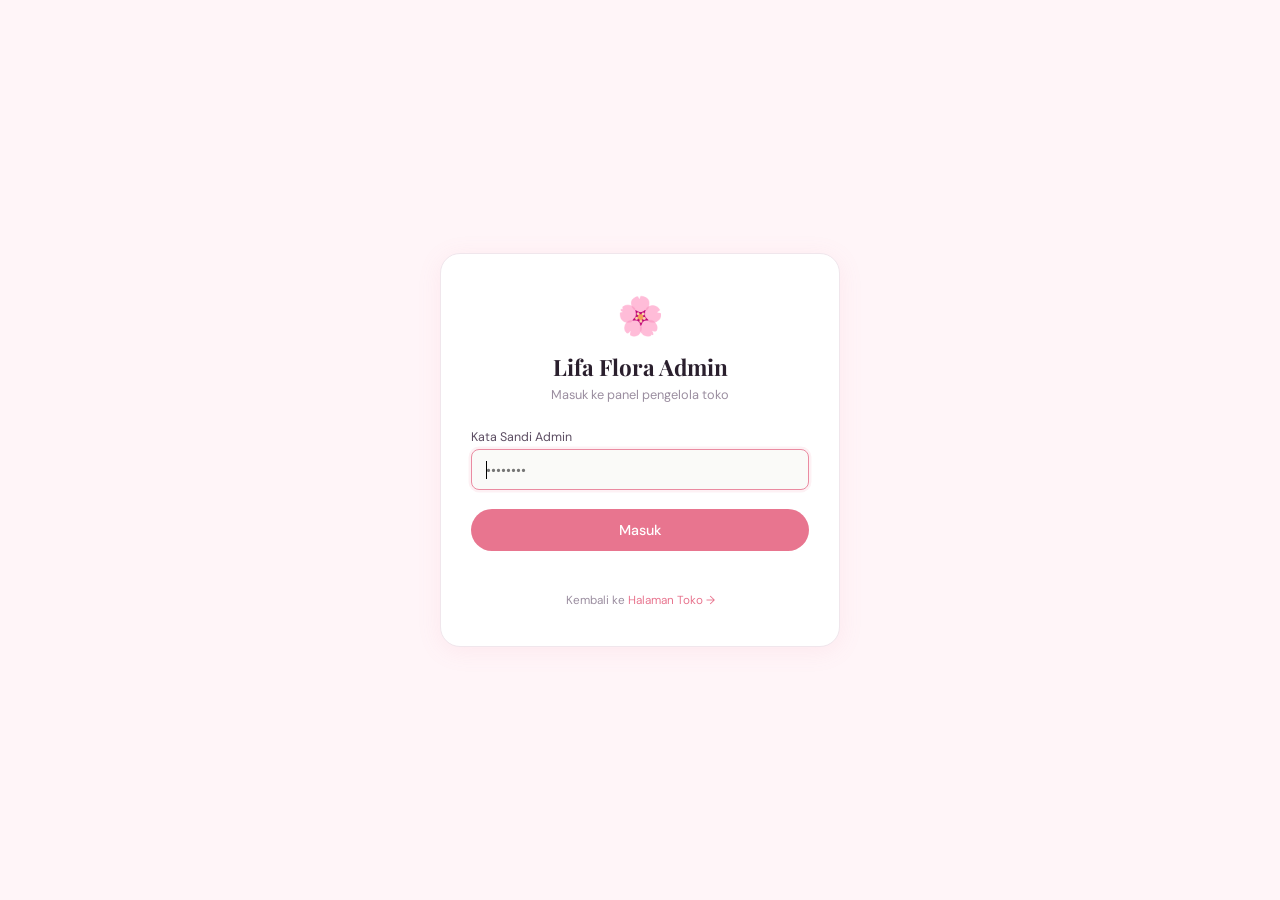
<file: admin.html>
<!DOCTYPE html>
<html lang="id">
<head>
  <meta charset="UTF-8" />
  <meta http-equiv="refresh" content="0; url=admin_login.html" />
  <title>Admin — Lifa Flora</title>
</head>
<body>
  <p>Mengalihkan ke <a href="admin_login.html">halaman admin baru...</a></p>
</body>
</html>
</file>
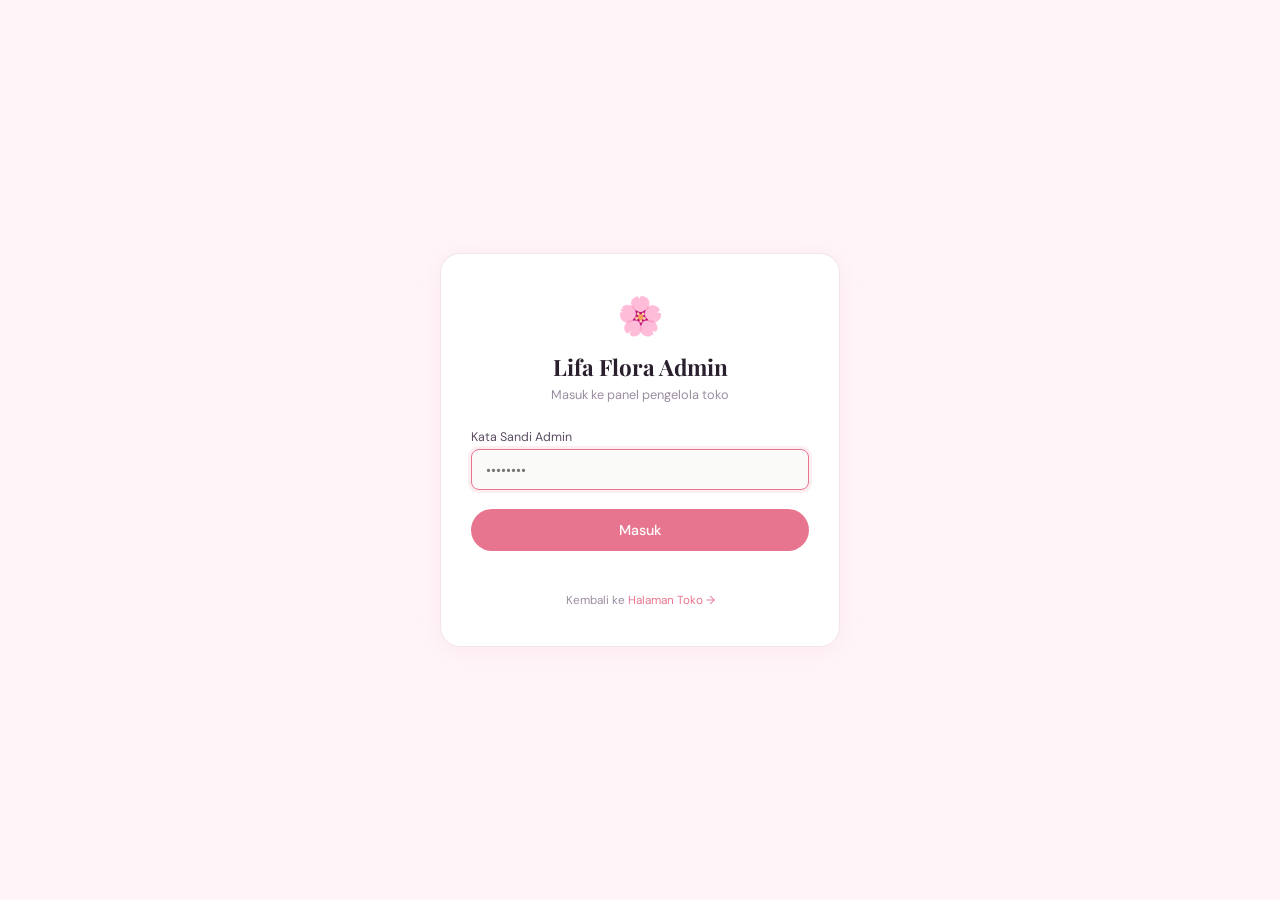
<file: admin_dashboard.html>
<!DOCTYPE html>
<html lang="id">
<head>
  <meta charset="UTF-8" />
  <meta name="viewport" content="width=device-width, initial-scale=1.0" />
  <title>Dashboard — Lifa Flora Admin</title>
  <link href="https://fonts.googleapis.com/css2?family=Playfair+Display:wght@600;700&family=DM+Sans:wght@300;400;500&display=swap" rel="stylesheet" />
  <link rel="stylesheet" href="admin_style.css" />
</head>
<body>

<div class="ad-shell">

  <!-- SIDEBAR -->
  <aside class="ad-sidebar">
    <div class="ad-brand">
      <div class="ad-brand-icon">🌸</div>
      <div class="ad-brand-name">Lifa <em>Flora</em></div>
      <div class="ad-brand-sub">Panel Admin</div>
    </div>
    <nav class="ad-nav">
      <a href="admin_dashboard.html" class="ad-nav-link active"><span class="ad-nav-icon">📊</span> Dashboard</a>
      <a href="admin_produk.html"    class="ad-nav-link"><span class="ad-nav-icon">🌹</span> Produk</a>
      <a href="admin_pesanan.html"   class="ad-nav-link"><span class="ad-nav-icon">📦</span> Pesanan</a>
    </nav>
    <div class="ad-sidebar-footer">
      <button class="ad-logout-btn" onclick="doLogout()">🚪 Keluar</button>
    </div>
  </aside>

  <!-- MAIN -->
  <main class="ad-main">
    <div class="ad-topbar">
      <div>
        <div class="ad-page-title">Dashboard</div>
        <div class="ad-page-sub">Selamat datang kembali, Admin 👋</div>
      </div>
    </div>
    <!-- Stat cards -->
    <div class="ad-stat-grid">
      <div class="ad-stat-card">
        <div class="ad-stat-icon">🌹</div>
        <div class="ad-stat-val" id="statProduk">—</div>
        <div class="ad-stat-label">Total Produk</div>
      </div>
      <div class="ad-stat-card">
        <div class="ad-stat-icon">📦</div>
        <div class="ad-stat-val" id="statPesanan">—</div>
        <div class="ad-stat-label">Total Pesanan</div>
      </div>
      <div class="ad-stat-card">
        <div class="ad-stat-icon">💰</div>
        <div class="ad-stat-val" id="statRevenue">—</div>
        <div class="ad-stat-label">Total Pendapatan</div>
      </div>
      <div class="ad-stat-card">
        <div class="ad-stat-icon">⚠️</div>
        <div class="ad-stat-val" id="statStok">—</div>
        <div class="ad-stat-label">Stok Hampir Habis</div>
      </div>
    </div>

    <!-- Grid bawah -->
    <div class="ad-dash-grid">

      <!-- Pesanan terbaru -->
      <div class="ad-card">
        <div class="ad-card-header">
          <span class="ad-card-title">📦 Pesanan Terbaru</span>
          <a href="admin_pesanan.html" class="ad-link">Lihat semua →</a>
        </div>
        <div class="ad-table-wrap">
          <table class="ad-table">
            <thead>
              <tr>
                <th>No.</th>
                <th>Pembeli</th>
                <th>Total</th>
                <th>Status</th>
                <th>Tanggal</th>
              </tr>
            </thead>
            <tbody id="dashRecentOrders">
              <tr><td colspan="5" class="ad-empty">Memuat...</td></tr>
            </tbody>
          </table>
        </div>
      </div>

      <!-- Stok rendah -->
      <div class="ad-card">
        <div class="ad-card-header">
          <span class="ad-card-title">⚠️ Stok Hampir Habis</span>
          <a href="admin_produk.html" class="ad-link">Kelola →</a>
        </div>
        <div class="ad-table-wrap">
          <table class="ad-table">
            <thead>
              <tr>
                <th>Produk</th>
                <th>Stok</th>
                <th>Aksi</th>
              </tr>
            </thead>
            <tbody id="dashStokRendah">
              <tr><td colspan="3" class="ad-empty">Memuat...</td></tr>
            </tbody>
          </table>
        </div>
      </div>

    </div>
  </main>
</div>

<div class="toast" id="toast"></div>
<script src="admin_script.js"></script>
<script>initDashboard();</script>
</body>
</html>
</file>
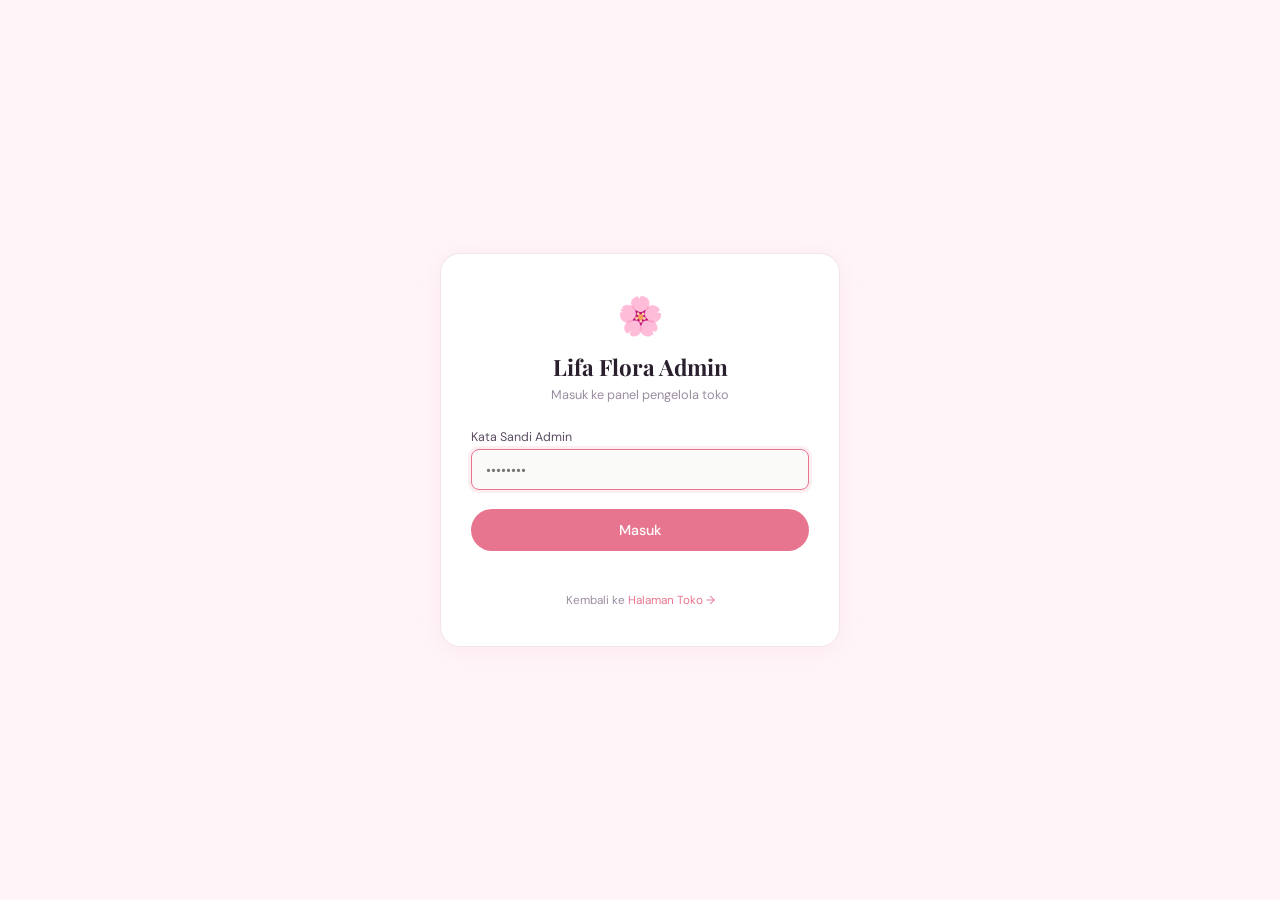
<file: admin_edit_produk.html>
<!DOCTYPE html>
<html lang="id">
<head>
  <meta charset="UTF-8" />
  <meta name="viewport" content="width=device-width, initial-scale=1.0" />
  <title>Edit Produk — Lifa Flora Admin</title>
  <link href="https://fonts.googleapis.com/css2?family=Playfair+Display:wght@600;700&family=DM+Sans:wght@300;400;500&display=swap" rel="stylesheet" />
  <link rel="stylesheet" href="admin_style.css" />
  <style>
    .foto-upload-area {
      border: 2px dashed var(--ad-border);
      border-radius: var(--ad-radius);
      padding: 1.25rem;
      text-align: center;
      cursor: pointer;
      transition: all 0.2s;
      background: var(--ad-offwhite);
      position: relative;
    }
    .foto-upload-area:hover { border-color: var(--ad-pink); background: var(--ad-pink-lt); }
    .foto-upload-area input[type="file"] {
      position: absolute; inset: 0; opacity: 0; cursor: pointer; width: 100%; height: 100%;
    }
    .foto-upload-icon { font-size: 2rem; margin-bottom: 0.35rem; }
    .foto-upload-text { font-size: 0.82rem; color: var(--ad-muted); }
    .foto-preview-wrap {
      display: none; position: relative;
      border-radius: var(--ad-radius); overflow: hidden;
      border: 2px solid var(--ad-pink);
    }
    .foto-preview-wrap img {
      width: 100%; height: 160px; object-fit: cover; display: block;
    }
    .foto-preview-remove {
      position: absolute; top: 6px; right: 6px;
      background: rgba(0,0,0,0.6); color: white;
      border: none; border-radius: 50%;
      width: 24px; height: 24px; cursor: pointer;
      font-size: 0.75rem; display: flex; align-items: center; justify-content: center;
    }
    .foto-current {
      border: 1px solid var(--ad-border);
      border-radius: var(--ad-radius);
      overflow: hidden;
      margin-bottom: 0.5rem;
    }
    .foto-current img { width: 100%; height: 140px; object-fit: cover; display: block; }
    .foto-current-label {
      font-size: 0.72rem; color: var(--ad-muted);
      padding: 0.3rem 0.5rem; background: var(--ad-offwhite);
      text-align: center;
    }
  </style>
</head>
<body>

<div class="ad-shell">

  <!-- SIDEBAR -->
  <aside class="ad-sidebar">
    <div class="ad-brand">
      <div class="ad-brand-icon">🌸</div>
      <div class="ad-brand-name">Lifa <em>Flora</em></div>
      <div class="ad-brand-sub">Panel Admin</div>
    </div>
    <nav class="ad-nav">
      <a href="admin_dashboard.html" class="ad-nav-link"><span class="ad-nav-icon">📊</span> Dashboard</a>
      <a href="admin_produk.html"    class="ad-nav-link active"><span class="ad-nav-icon">🌹</span> Produk</a>
      <a href="admin_pesanan.html"   class="ad-nav-link"><span class="ad-nav-icon">📦</span> Pesanan</a>
    </nav>
    <div class="ad-sidebar-footer">
      <button class="ad-logout-btn" onclick="doLogout()">🚪 Keluar</button>
    </div>
  </aside>

  <!-- MAIN -->
  <main class="ad-main">
    <div class="ad-topbar">
      <div>
        <div class="ad-page-title">Edit Produk</div>
        <div class="ad-page-sub">Ubah detail produk yang sudah ada</div>
      </div>
    </div>

    <div class="ad-form-card">
      <form id="formEditProduk">
        <div class="ad-form-grid">

          <div class="ad-field full">
            <label for="epNama">Nama Produk *</label>
            <input type="text" id="epNama" placeholder="Nama produk" required />
          </div>

          <div class="ad-field">
            <label for="epHarga">Harga (Rp) *</label>
            <input type="number" id="epHarga" placeholder="185000" min="0" required />
          </div>

          <div class="ad-field">
            <label for="epStok">Stok *</label>
            <input type="number" id="epStok" placeholder="10" min="0" required />
          </div>

          <div class="ad-field">
            <label for="epKategori">Kategori *</label>
            <select id="epKategori" required>
              <option value="anniversary">Anniversary</option>
              <option value="ulang tahun">Ulang Tahun</option>
              <option value="wisuda">Wisuda</option>
              <option value="custom">Custom</option>
            </select>
          </div>

          <div class="ad-field">
            <label for="epEmoji">Emoji Produk</label>
            <input type="text" id="epEmoji" placeholder="💐" maxlength="4" />
          </div>

          <div class="ad-field full">
            <label>Foto Produk</label>
            <div class="foto-current" id="epFotoCurrent" style="display:none;">
              <img id="epFotoCurrentImg" src="" alt="Foto saat ini" />
              <div class="foto-current-label">📸 Foto saat ini — klik di bawah untuk ganti</div>
            </div>
            <div class="foto-upload-area" id="epFotoArea" onclick="document.getElementById('epFoto').click()">
              <input type="file" id="epFoto" accept="image/*" onchange="previewFoto('epFoto','epFotoPreview','epFotoArea')" />
              <div class="foto-upload-icon">📸</div>
              <div class="foto-upload-text">Klik untuk ganti foto produk<br/><small>JPG, PNG, WEBP — Maks. 2MB</small></div>
            </div>
            <div class="foto-preview-wrap" id="epFotoPreview">
              <img id="epFotoImg" src="" alt="Preview baru" />
              <button type="button" class="foto-preview-remove" onclick="removeFoto('epFoto','epFotoPreview','epFotoArea')">✕</button>
            </div>
          </div>

          <div class="ad-field full">
            <label for="epDesc">Deskripsi Produk</label>
            <textarea id="epDesc" placeholder="Deskripsi singkat produk..."></textarea>
          </div>

          <label class="ad-checkbox-row">
            <input type="checkbox" id="epHot" />
            🔥 Tandai sebagai produk <strong>Hot / Terlaris</strong>
          </label>

          <div class="ad-form-actions">
            <button type="submit" class="ad-submit-btn">💾 Simpan Perubahan</button>
            <a href="admin_produk.html" class="ad-cancel-btn">Batal</a>
          </div>

        </div>
      </form>
    </div>
  </main>
</div>

<div class="toast" id="toast"></div>
<script src="admin_script.js"></script>
<script>initEditProduk();</script>
</body>
</html>
</file>
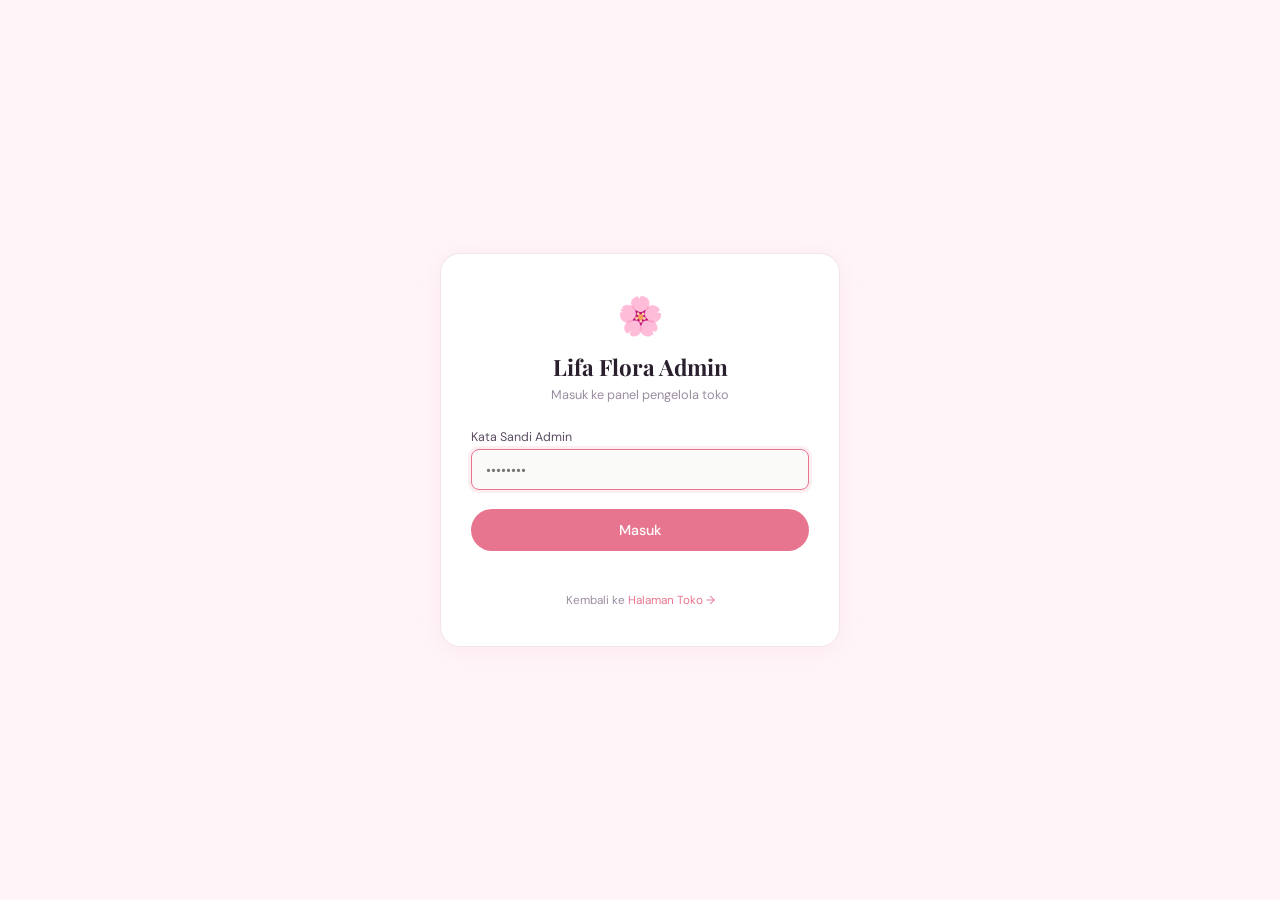
<file: admin_login.html>
<!DOCTYPE html>
<html lang="id">
<head>
  <meta charset="UTF-8" />
  <meta name="viewport" content="width=device-width, initial-scale=1.0" />
  <title>Login Admin — Lifa Flora</title>
  <link href="https://fonts.googleapis.com/css2?family=Playfair+Display:wght@600;700&family=DM+Sans:wght@300;400;500&display=swap" rel="stylesheet" />
  <link rel="stylesheet" href="admin_style.css" />
</head>
<body>

  <main class="ad-auth-page">
    <div class="ad-auth-card">
      <span class="ad-auth-icon">🌸</span>
      <h1 class="ad-auth-title">Lifa Flora Admin</h1>
      <p class="ad-auth-sub">Masuk ke panel pengelola toko</p>

      <form onsubmit="doLogin(event)">
        <div class="ad-auth-field">
          <label for="adminPwd">Kata Sandi Admin</label>
          <input type="password" id="adminPwd" placeholder="••••••••" required autofocus />
        </div>
        <button type="submit" class="ad-auth-btn">Masuk</button>
        <p class="ad-auth-msg" id="adminLoginMsg"></p>
      </form>

      <p class="ad-auth-hint">Kembali ke <a href="index.html" style="color:var(--ad-pink)">Halaman Toko →</a></p>
    </div>
  </main>

  <div class="toast" id="toast"></div>
  <script src="admin_script.js"></script>
  <script>
    // Jika sudah login, langsung ke dashboard
    if (isLoggedIn()) window.location.href = "admin_dashboard.html";
  </script>
</body>
</html>
</file>
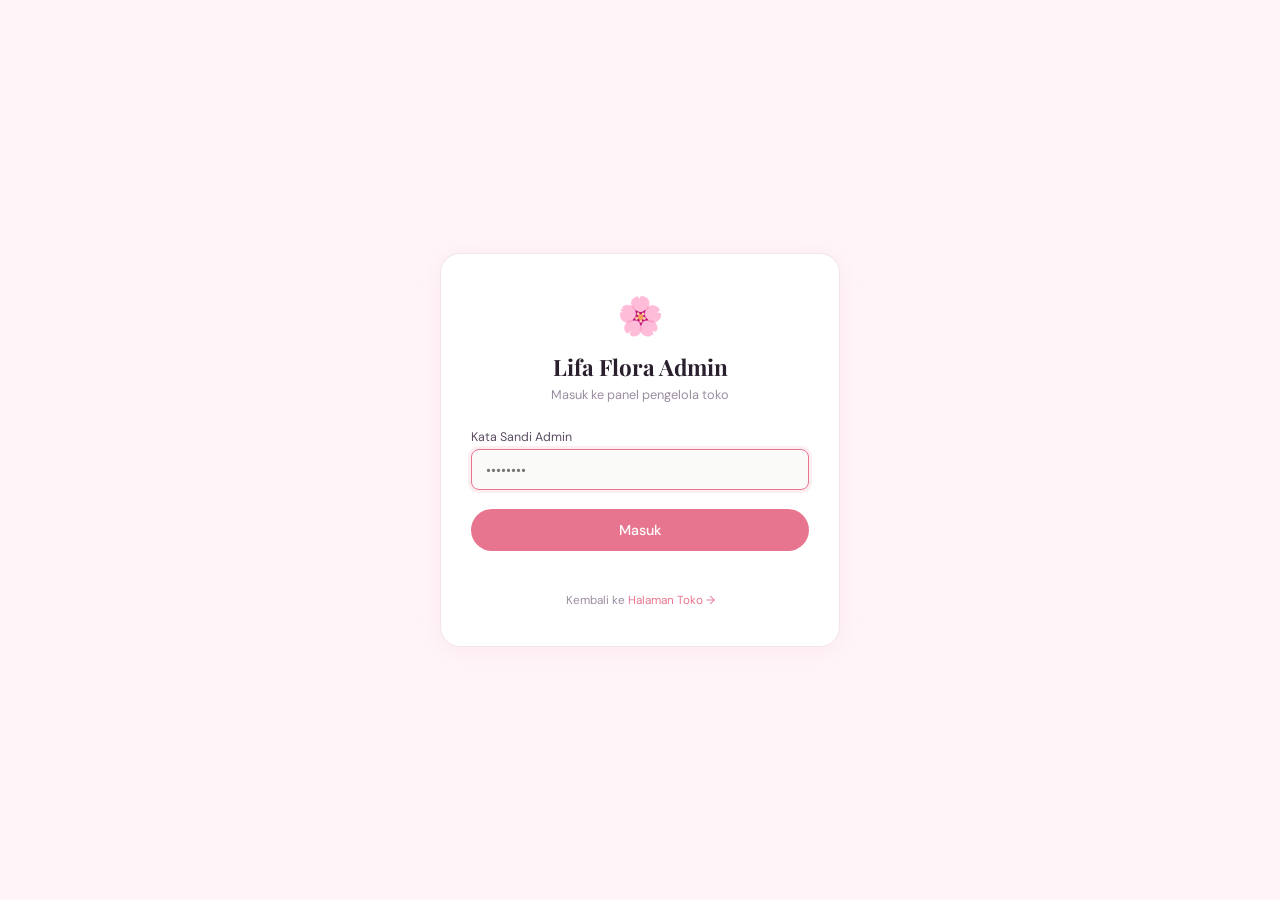
<file: admin_pesanan.html>
<!DOCTYPE html>
<html lang="id">
<head>
  <meta charset="UTF-8" />
  <meta name="viewport" content="width=device-width, initial-scale=1.0" />
  <title>Pesanan — Lifa Flora Admin</title>
  <link href="https://fonts.googleapis.com/css2?family=Playfair+Display:wght@600;700&family=DM+Sans:wght@300;400;500&display=swap" rel="stylesheet" />
  <link rel="stylesheet" href="admin_style.css" />
</head>
<body>

<div class="ad-shell">

  <!-- SIDEBAR -->
  <aside class="ad-sidebar">
    <div class="ad-brand">
      <div class="ad-brand-icon">🌸</div>
      <div class="ad-brand-name">Lifa <em>Flora</em></div>
      <div class="ad-brand-sub">Panel Admin</div>
    </div>
    <nav class="ad-nav">
      <a href="admin_dashboard.html" class="ad-nav-link"><span class="ad-nav-icon">📊</span> Dashboard</a>
      <a href="admin_produk.html"    class="ad-nav-link"><span class="ad-nav-icon">🌹</span> Produk</a>
      <a href="admin_pesanan.html"   class="ad-nav-link active"><span class="ad-nav-icon">📦</span> Pesanan</a>
    </nav>
    <div class="ad-sidebar-footer">
      <button class="ad-logout-btn" onclick="doLogout()">🚪 Keluar</button>
    </div>
  </aside>

  <!-- MAIN -->
  <main class="ad-main">
    <div class="ad-topbar">
      <div>
        <div class="ad-page-title">Kelola Pesanan</div>
        <div class="ad-page-sub">Pantau dan update status pesanan pelanggan</div>
      </div>
    </div>

    <div class="ad-card">
      <div class="ad-card-header">
        <span class="ad-card-title">📦 Semua Pesanan</span>
        <!-- Filter buttons -->
        <div class="ad-filters">
          <button class="ad-filter-btn active" data-filter="semua"    onclick="filterPesanan(this)">Semua</button>
          <button class="ad-filter-btn"         data-filter="Diproses" onclick="filterPesanan(this)">Diproses</button>
          <button class="ad-filter-btn"         data-filter="Dikirim"  onclick="filterPesanan(this)">Dikirim</button>
          <button class="ad-filter-btn"         data-filter="Selesai"  onclick="filterPesanan(this)">Selesai</button>
        </div>
      </div>
      <div class="ad-table-wrap">
        <table class="ad-table">
          <thead>
            <tr>
              <th>No. Pesanan</th>
              <th>Pembeli</th>
              <th>Produk</th>
              <th>Total</th>
              <th>Status</th>
              <th>Aksi</th>
            </tr>
          </thead>
          <tbody id="pesananTableBody">
            <tr><td colspan="6" class="ad-empty">Memuat...</td></tr>
          </tbody>
        </table>
      </div>
    </div>
  </main>
</div>

<div class="toast" id="toast"></div>
<script src="admin_script.js"></script>
<script>
  initPesanan();

  function filterPesanan(btn) {
    document.querySelectorAll(".ad-filter-btn").forEach(b => b.classList.remove("active"));
    btn.classList.add("active");
    renderPesananTable(btn.dataset.filter);
  }
</script>
</body>
</html>
</file>
<file: admin_style.css>
/* ============================================================
   admin_style.css — Lifa Flora Admin UI
   ============================================================ */

:root {
  --ad-pink:     #E8758F;
  --ad-pink-lt:  #FDE8EE;
  --ad-pink-bg:  #FFF5F8;
  --ad-green:    #6DA58A;
  --ad-green-lt: #E8F5EE;
  --ad-white:    #FFFFFF;
  --ad-offwhite: #FAFAF8;
  --ad-border:   #F0E6EC;
  --ad-dark:     #2A1F2D;
  --ad-mid:      #5C4D62;
  --ad-muted:    #9B8EA0;
  --ad-radius:   12px;
  --ad-shadow:   0 4px 24px rgba(232,117,143,0.10);
  --ad-sidebar:  220px;
}

*, *::before, *::after { box-sizing: border-box; margin: 0; padding: 0; }
html { font-size: 15px; }
body {
  font-family: 'DM Sans', 'Segoe UI', sans-serif;
  background: var(--ad-pink-bg);
  color: var(--ad-dark);
  min-height: 100vh;
}

a { color: inherit; text-decoration: none; }

/* ---- Shell layout ---- */
.ad-shell {
  display: flex;
  min-height: 100vh;
}

/* ---- Sidebar ---- */
.ad-sidebar {
  width: var(--ad-sidebar);
  background: var(--ad-white);
  border-right: 1px solid var(--ad-border);
  display: flex;
  flex-direction: column;
  position: fixed;
  top: 0; left: 0;
  height: 100vh;
  z-index: 100;
  box-shadow: 2px 0 12px rgba(232,117,143,0.07);
}

.ad-brand {
  padding: 1.4rem 1.25rem 1rem;
  border-bottom: 1px solid var(--ad-border);
}

.ad-brand-icon { font-size: 1.6rem; }

.ad-brand-name {
  font-family: 'Playfair Display', serif;
  font-size: 1.1rem;
  color: var(--ad-dark);
  margin-top: 0.25rem;
}

.ad-brand-name em { color: var(--ad-pink); font-style: normal; }
.ad-brand-sub { font-size: 0.72rem; color: var(--ad-muted); }

.ad-nav { flex: 1; padding: 0.75rem 0; }

.ad-nav-link {
  display: flex;
  align-items: center;
  gap: 0.6rem;
  padding: 0.7rem 1.25rem;
  font-size: 0.88rem;
  color: var(--ad-mid);
  transition: all 0.2s;
  border-left: 3px solid transparent;
}

.ad-nav-link:hover {
  background: var(--ad-pink-bg);
  color: var(--ad-pink);
}

.ad-nav-link.active {
  background: var(--ad-pink-lt);
  color: var(--ad-pink);
  font-weight: 600;
  border-left-color: var(--ad-pink);
}

.ad-nav-icon { font-size: 1rem; width: 20px; text-align: center; }

.ad-sidebar-footer {
  padding: 1rem 1.25rem;
  border-top: 1px solid var(--ad-border);
}

.ad-logout-btn {
  width: 100%;
  display: flex;
  align-items: center;
  gap: 0.5rem;
  padding: 0.65rem 0.9rem;
  background: none;
  border: 1px solid var(--ad-border);
  border-radius: 8px;
  font-size: 0.85rem;
  color: var(--ad-mid);
  cursor: pointer;
  transition: all 0.2s;
}

.ad-logout-btn:hover {
  background: #FDE8EE;
  color: var(--ad-pink);
  border-color: var(--ad-pink);
}

/* ---- Main content ---- */
.ad-main {
  flex: 1;
  margin-left: var(--ad-sidebar);
  padding: 1.75rem;
  min-height: 100vh;
}

/* ---- Topbar ---- */
.ad-topbar {
  display: flex;
  justify-content: space-between;
  align-items: center;
  margin-bottom: 1.75rem;
  flex-wrap: wrap;
  gap: 0.75rem;
}

.ad-page-title {
  font-family: 'Playfair Display', serif;
  font-size: 1.5rem;
  color: var(--ad-dark);
}

.ad-page-sub {
  font-size: 0.85rem;
  color: var(--ad-muted);
  margin-top: 0.2rem;
}

/* ---- Stat cards ---- */
.ad-stat-grid {
  display: grid;
  grid-template-columns: repeat(auto-fill, minmax(180px, 1fr));
  gap: 1rem;
  margin-bottom: 1.75rem;
}

.ad-stat-card {
  background: var(--ad-white);
  border-radius: var(--ad-radius);
  border: 1px solid var(--ad-border);
  padding: 1.25rem;
  box-shadow: var(--ad-shadow);
}

.ad-stat-icon { font-size: 1.5rem; margin-bottom: 0.5rem; }
.ad-stat-val {
  font-family: 'Playfair Display', serif;
  font-size: 1.4rem;
  font-weight: 700;
  color: var(--ad-dark);
}
.ad-stat-label { font-size: 0.78rem; color: var(--ad-muted); margin-top: 0.2rem; }

/* ---- Cards ---- */
.ad-card {
  background: var(--ad-white);
  border-radius: var(--ad-radius);
  border: 1px solid var(--ad-border);
  box-shadow: var(--ad-shadow);
  overflow: hidden;
  margin-bottom: 1.25rem;
}

.ad-card-header {
  display: flex;
  justify-content: space-between;
  align-items: center;
  padding: 1rem 1.25rem;
  border-bottom: 1px solid var(--ad-border);
  flex-wrap: wrap;
  gap: 0.5rem;
}

.ad-card-title {
  font-weight: 600;
  font-size: 0.95rem;
  color: var(--ad-dark);
}

/* ---- Table ---- */
.ad-table-wrap { overflow-x: auto; }

.ad-table {
  width: 100%;
  border-collapse: collapse;
  font-size: 0.88rem;
}

.ad-table th {
  background: var(--ad-pink-bg);
  color: var(--ad-mid);
  font-weight: 600;
  font-size: 0.78rem;
  text-transform: uppercase;
  letter-spacing: 0.06em;
  padding: 0.7rem 1rem;
  text-align: left;
  border-bottom: 1px solid var(--ad-border);
}

.ad-table td {
  padding: 0.8rem 1rem;
  border-bottom: 1px solid var(--ad-border);
  color: var(--ad-dark);
  vertical-align: middle;
}

.ad-table tr:last-child td { border-bottom: none; }
.ad-table tr:hover td { background: var(--ad-pink-bg); }

.ad-empty {
  text-align: center;
  color: var(--ad-muted);
  padding: 2rem;
  font-size: 0.9rem;
}

/* ---- Badges ---- */
.ad-badge {
  display: inline-block;
  padding: 0.25rem 0.65rem;
  border-radius: 999px;
  font-size: 0.75rem;
  font-weight: 600;
}

.ad-badge.hot    { background: #FEF3C7; color: #D97706; }
.ad-badge.normal { background: var(--ad-green-lt); color: var(--ad-green); }

/* ---- Stok control ---- */
.ad-stok-ctrl {
  display: flex;
  align-items: center;
  gap: 0.5rem;
}

.ad-stok-btn {
  width: 26px; height: 26px;
  border-radius: 6px;
  border: 1px solid var(--ad-border);
  background: var(--ad-offwhite);
  cursor: pointer;
  font-size: 1rem;
  display: flex; align-items: center; justify-content: center;
  transition: all 0.15s;
}

.ad-stok-btn:hover { background: var(--ad-pink-lt); border-color: var(--ad-pink); color: var(--ad-pink); }
.ad-stok-num { font-weight: 700; min-width: 28px; text-align: center; }

/* ---- Action buttons ---- */
.ad-actions { display: flex; gap: 0.4rem; align-items: center; }

.ad-btn-edit, .ad-btn-del {
  padding: 0.3rem 0.75rem;
  border-radius: 6px;
  font-size: 0.8rem;
  font-weight: 500;
  cursor: pointer;
  border: none;
  transition: all 0.15s;
  text-decoration: none;
  display: inline-block;
}

.ad-btn-edit { background: var(--ad-pink-lt); color: var(--ad-pink); }
.ad-btn-edit:hover { background: var(--ad-pink); color: white; }
.ad-btn-del { background: #FEE2E2; color: #DC2626; }
.ad-btn-del:hover { background: #DC2626; color: white; }

/* ---- Filter buttons ---- */
.ad-filters { display: flex; gap: 0.4rem; flex-wrap: wrap; }

.ad-filter-btn {
  padding: 0.35rem 0.85rem;
  border-radius: 999px;
  border: 1px solid var(--ad-border);
  background: var(--ad-offwhite);
  font-size: 0.8rem;
  cursor: pointer;
  transition: all 0.15s;
}

.ad-filter-btn.active,
.ad-filter-btn:hover {
  background: var(--ad-pink);
  color: white;
  border-color: var(--ad-pink);
}

/* ---- Add button ---- */
.ad-btn-add {
  display: inline-flex;
  align-items: center;
  gap: 0.4rem;
  padding: 0.55rem 1.1rem;
  background: var(--ad-pink);
  color: white;
  border: none;
  border-radius: 999px;
  font-size: 0.85rem;
  font-weight: 500;
  cursor: pointer;
  text-decoration: none;
  transition: all 0.2s;
}

.ad-btn-add:hover { background: #d4617a; transform: translateY(-1px); }

/* ---- Form ---- */
.ad-form-card {
  background: var(--ad-white);
  border-radius: var(--ad-radius);
  border: 1px solid var(--ad-border);
  box-shadow: var(--ad-shadow);
  padding: 2rem;
  max-width: 580px;
}

.ad-form-grid {
  display: grid;
  grid-template-columns: 1fr 1fr;
  gap: 1rem;
}

@media (max-width: 480px) { .ad-form-grid { grid-template-columns: 1fr; } }

.ad-field { display: flex; flex-direction: column; gap: 0.3rem; }
.ad-field.full { grid-column: 1 / -1; }

.ad-field label {
  font-size: 0.83rem;
  font-weight: 500;
  color: var(--ad-mid);
}

.ad-field input,
.ad-field select,
.ad-field textarea {
  padding: 0.65rem 0.85rem;
  border: 1.5px solid var(--ad-border);
  border-radius: 8px;
  font-family: inherit;
  font-size: 0.9rem;
  color: var(--ad-dark);
  background: var(--ad-offwhite);
  outline: none;
  transition: all 0.2s;
}

.ad-field input:focus,
.ad-field select:focus,
.ad-field textarea:focus {
  border-color: var(--ad-pink);
  background: white;
  box-shadow: 0 0 0 3px rgba(232,117,143,0.12);
}

.ad-field textarea { resize: vertical; min-height: 80px; }

.ad-checkbox-row {
  display: flex;
  align-items: center;
  gap: 0.5rem;
  font-size: 0.88rem;
  color: var(--ad-mid);
  cursor: pointer;
  grid-column: 1 / -1;
}

.ad-checkbox-row input[type="checkbox"] { width: 16px; height: 16px; accent-color: var(--ad-pink); }

.ad-form-actions {
  display: flex;
  gap: 0.75rem;
  margin-top: 1.25rem;
  grid-column: 1 / -1;
}

.ad-submit-btn {
  padding: 0.7rem 1.5rem;
  background: var(--ad-pink);
  color: white;
  border: none;
  border-radius: 999px;
  font-family: inherit;
  font-size: 0.9rem;
  font-weight: 500;
  cursor: pointer;
  transition: all 0.2s;
}

.ad-submit-btn:hover { background: #d4617a; }

.ad-cancel-btn {
  padding: 0.7rem 1.5rem;
  background: transparent;
  color: var(--ad-mid);
  border: 1px solid var(--ad-border);
  border-radius: 999px;
  font-family: inherit;
  font-size: 0.9rem;
  cursor: pointer;
  text-decoration: none;
  display: inline-flex;
  align-items: center;
  transition: all 0.2s;
}

.ad-cancel-btn:hover { background: var(--ad-pink-bg); }

/* ---- Link ---- */
.ad-link { color: var(--ad-pink); font-size: 0.82rem; }
.ad-link:hover { text-decoration: underline; }

/* ---- Auth page ---- */
.ad-auth-page {
  min-height: 100vh;
  background: var(--ad-pink-bg);
  display: flex;
  align-items: center;
  justify-content: center;
  padding: 2rem 1rem;
}

.ad-auth-card {
  background: var(--ad-white);
  border-radius: 20px;
  border: 1px solid var(--ad-border);
  box-shadow: var(--ad-shadow);
  padding: 2.5rem 2rem;
  width: 100%;
  max-width: 400px;
  text-align: center;
}

.ad-auth-icon { font-size: 2.5rem; margin-bottom: 0.75rem; display: block; }
.ad-auth-title { font-family: 'Playfair Display', serif; font-size: 1.5rem; color: var(--ad-dark); margin-bottom: 0.25rem; }
.ad-auth-sub { font-size: 0.85rem; color: var(--ad-muted); margin-bottom: 1.75rem; }

.ad-auth-field { margin-bottom: 1rem; text-align: left; }
.ad-auth-field label { display: block; font-size: 0.83rem; color: var(--ad-mid); margin-bottom: 0.3rem; }
.ad-auth-field input {
  width: 100%; padding: 0.7rem 0.9rem;
  border: 1.5px solid var(--ad-border);
  border-radius: 8px; font-family: inherit;
  font-size: 0.92rem; background: var(--ad-offwhite);
  outline: none; transition: all 0.2s;
}
.ad-auth-field input:focus { border-color: var(--ad-pink); box-shadow: 0 0 0 3px rgba(232,117,143,0.12); }
.ad-auth-btn {
  width: 100%; padding: 0.8rem;
  background: var(--ad-pink); color: white;
  border: none; border-radius: 999px;
  font-family: inherit; font-size: 0.95rem;
  font-weight: 500; cursor: pointer; transition: all 0.2s;
  margin-top: 0.25rem;
}
.ad-auth-btn:hover { background: #d4617a; }
.ad-auth-msg { font-size: 0.85rem; color: #d4617a; margin-top: 0.75rem; min-height: 1rem; }
.ad-auth-hint { font-size: 0.78rem; color: var(--ad-muted); margin-top: 1rem; }

/* ---- Dashboard grid ---- */
.ad-dash-grid { display: grid; grid-template-columns: 1fr 1fr; gap: 1.25rem; }
@media (max-width: 700px) { .ad-dash-grid { grid-template-columns: 1fr; } }

/* ---- Toast ---- */
.toast {
  position: fixed; bottom: 1.5rem; left: 50%; transform: translateX(-50%) translateY(80px);
  background: #2A1F2D; color: white; padding: 0.7rem 1.5rem;
  border-radius: 999px; font-size: 0.88rem; z-index: 9999;
  opacity: 0; transition: all 0.3s; pointer-events: none; white-space: nowrap;
}
.toast.show { opacity: 1; transform: translateX(-50%) translateY(0); }

/* ---- Responsive ---- */
@media (max-width: 640px) {
  .ad-sidebar { transform: translateX(-100%); }
  .ad-main    { margin-left: 0; }
}
</file>
